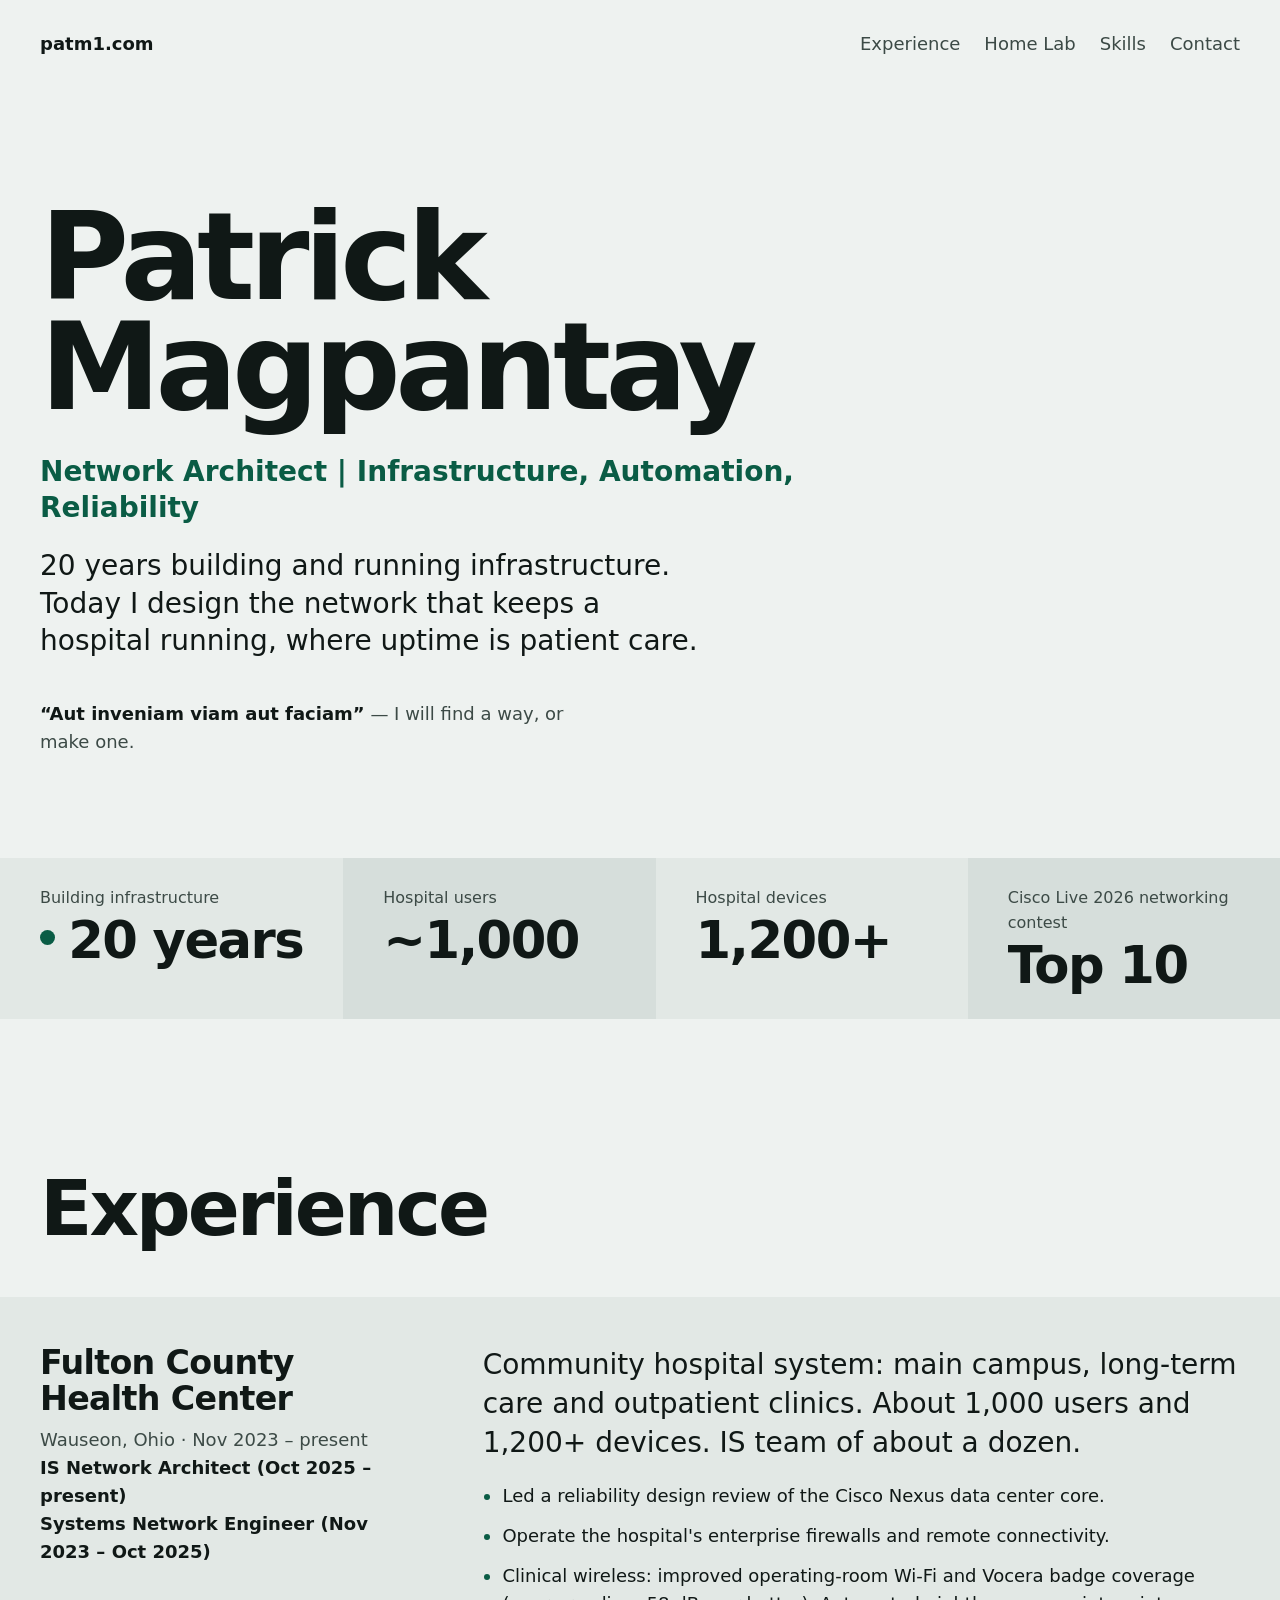
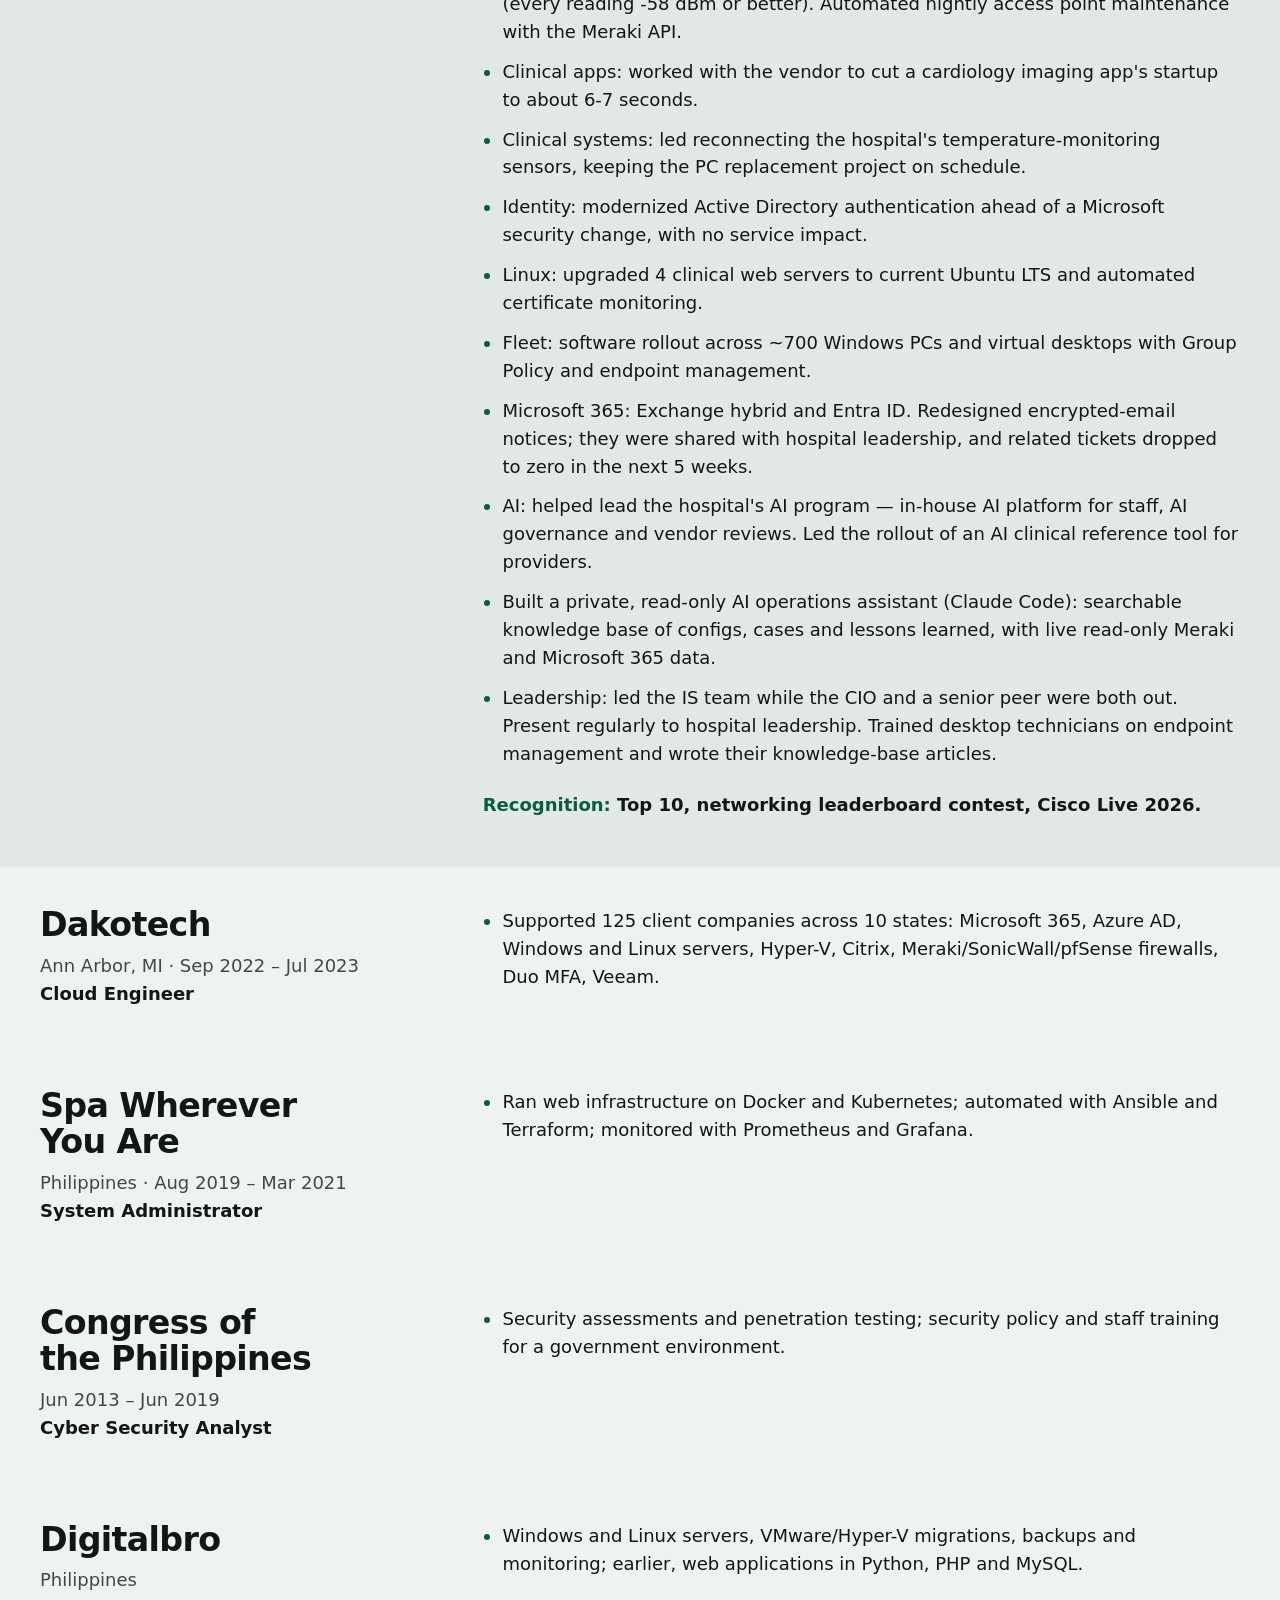
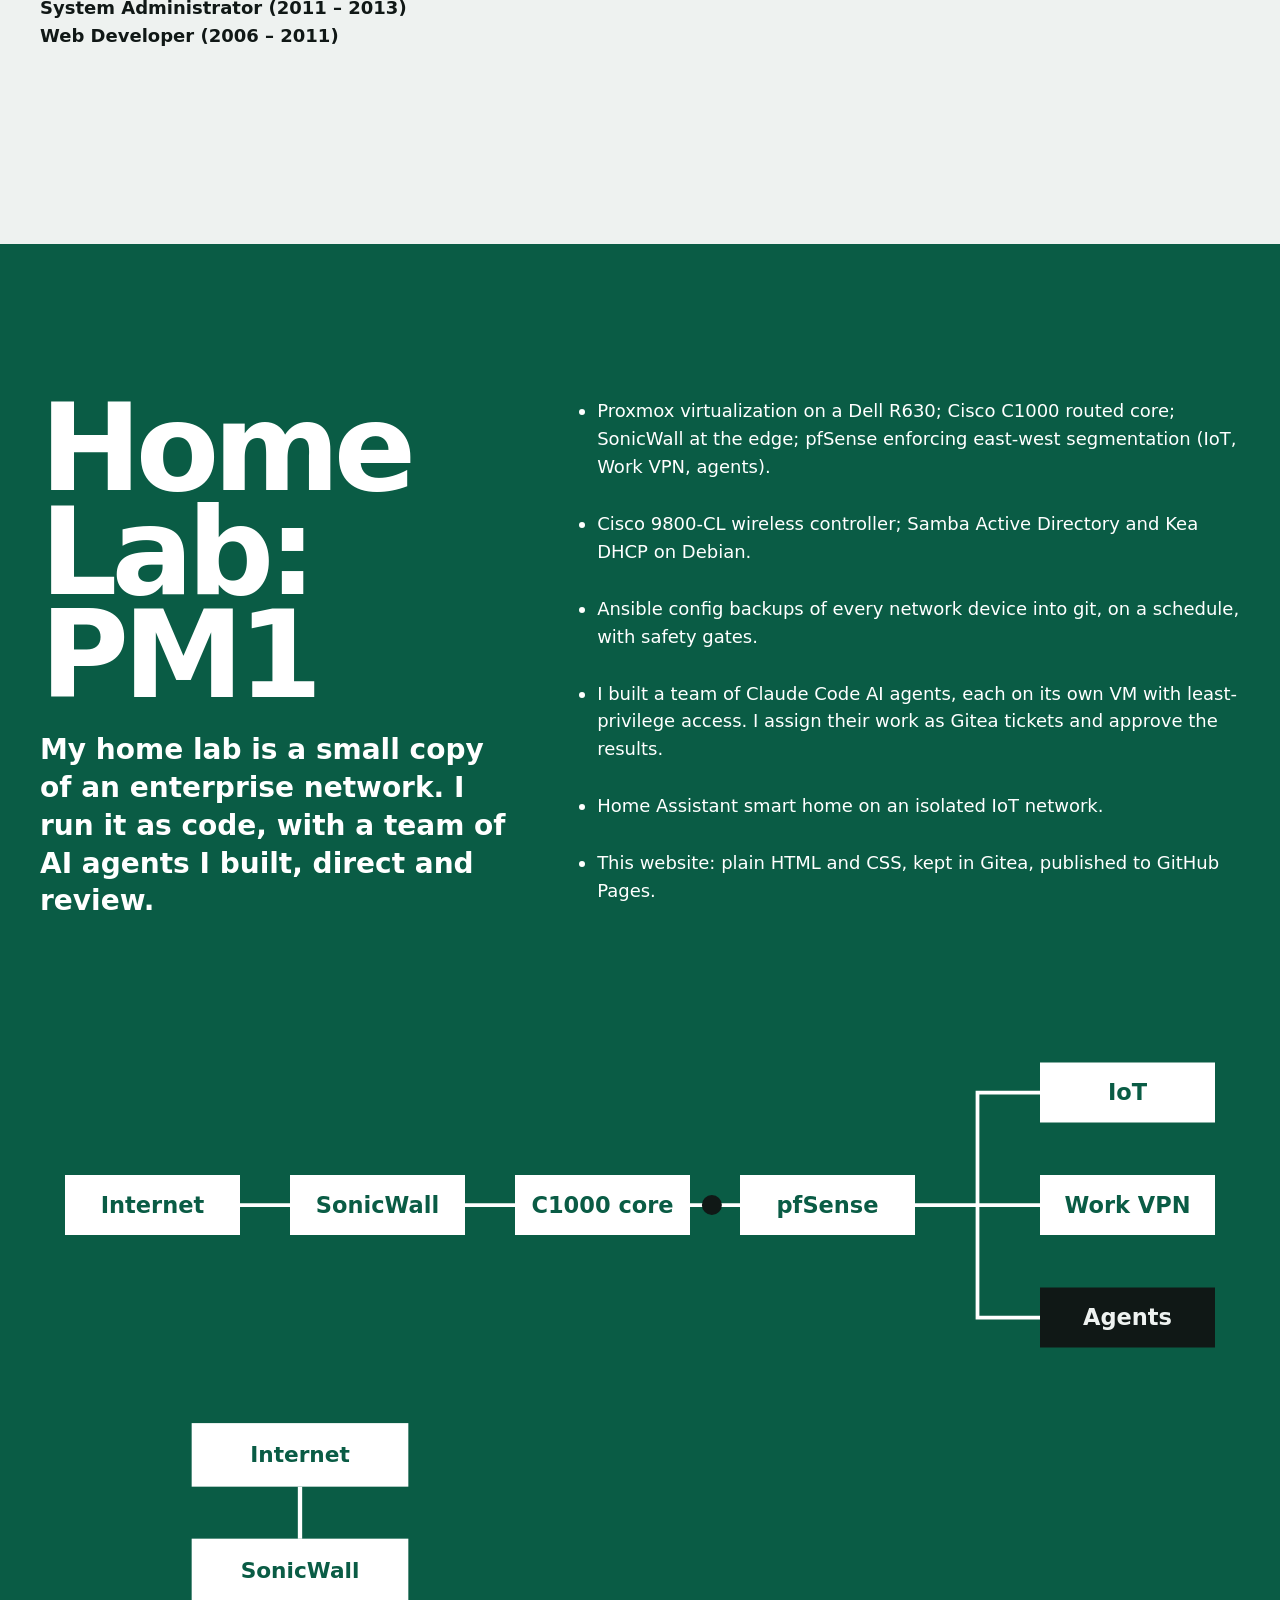
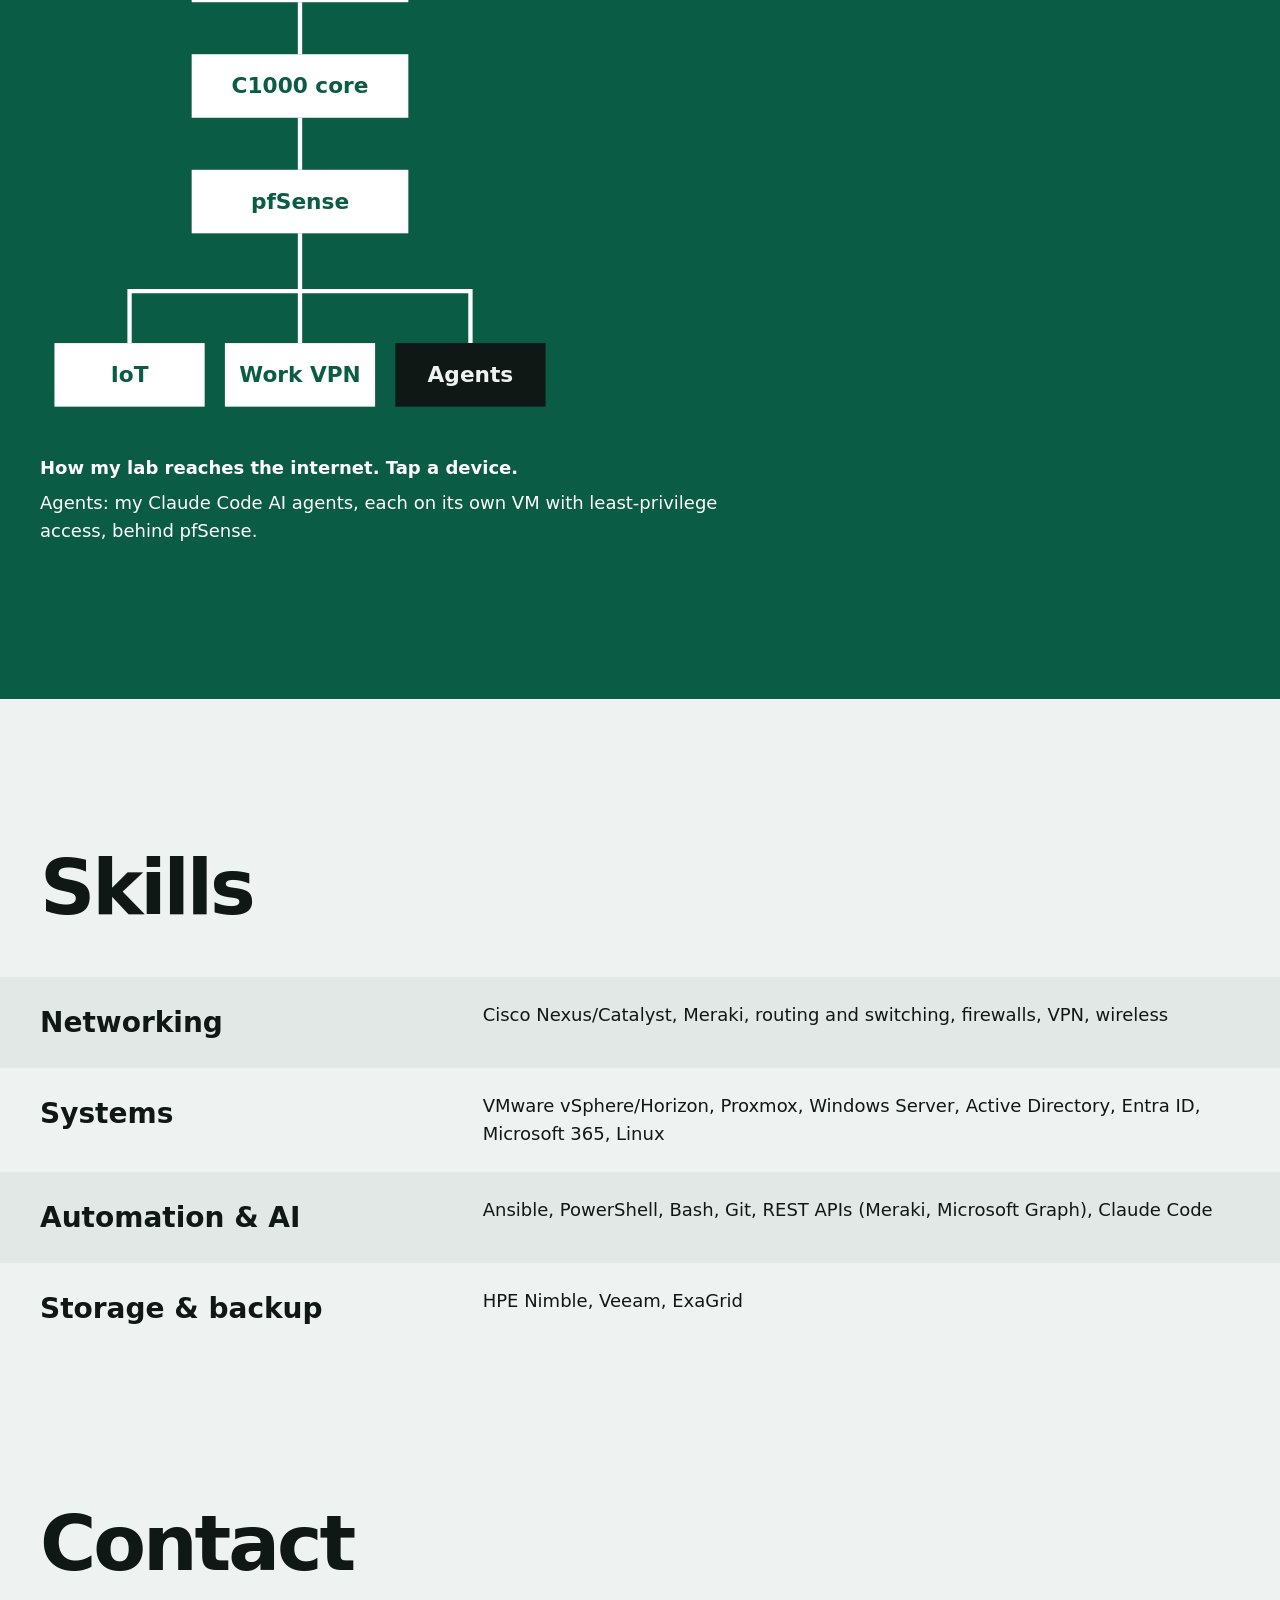
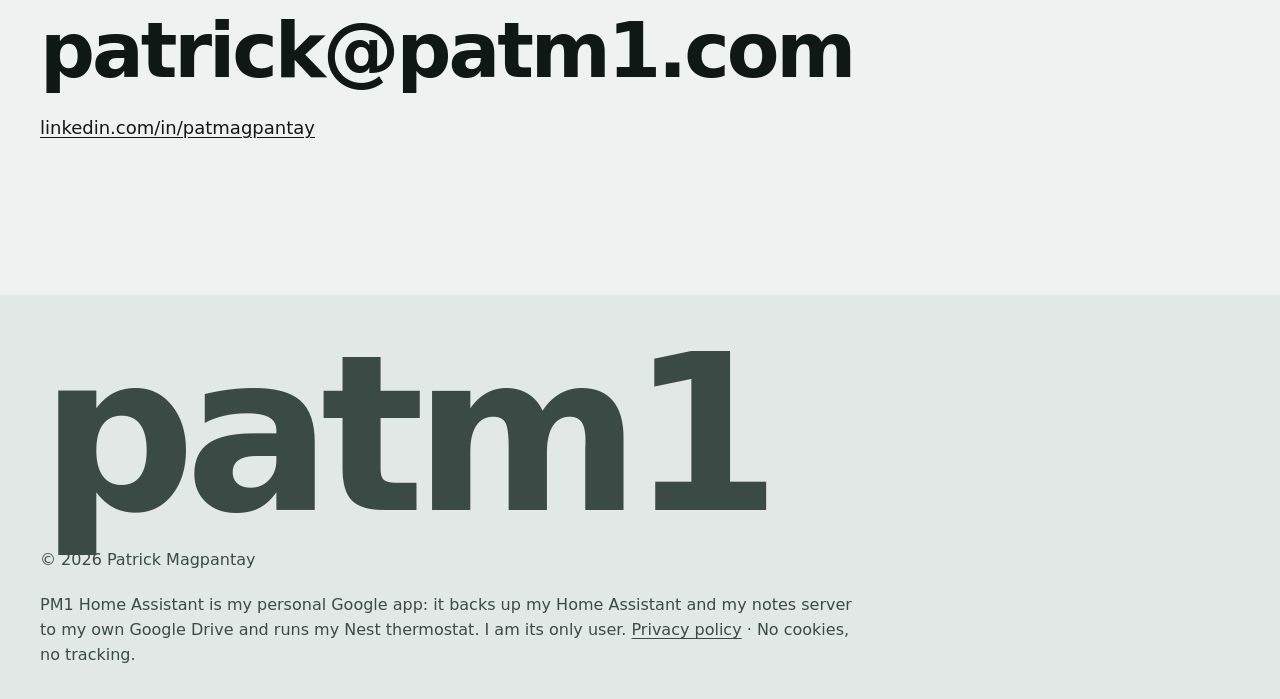
<file: index.html>
<!doctype html>
<html lang="en">
<head>
<meta charset="utf-8">
<meta name="viewport" content="width=device-width, initial-scale=1">
<title>Patrick Magpantay · Network Architect</title>
<meta name="description" content="Patrick Magpantay, Network Architect: infrastructure, automation and reliability.">
<meta name="color-scheme" content="light dark">
<meta name="theme-color" content="#eef2f0" media="(prefers-color-scheme: light)">
<meta name="theme-color" content="#0b0f0e" media="(prefers-color-scheme: dark)">
<link rel="canonical" href="https://patm1.com/">
<link rel="icon" href="/favicon.svg" type="image/svg+xml">
<meta property="og:type" content="profile">
<meta property="og:url" content="https://patm1.com/">
<meta property="og:title" content="Patrick Magpantay · Network Architect">
<meta property="og:description" content="Patrick Magpantay, Network Architect: infrastructure, automation and reliability.">
<link rel="stylesheet" href="/site.css">
<script src="/map.js" defer></script>
</head>
<body>
<a class="skip" href="#main">Skip to content</a>
<header class="wrap bar">
  <a class="mark" href="/">patm1.com</a>
  <nav aria-label="Main">
    <a href="#experience">Experience</a>
    <a href="#lab">Home Lab</a>
    <a href="#skills">Skills</a>
    <a href="#contact">Contact</a>
  </nav>
</header>

<main id="main">
  <section id="home" aria-label="Home">
    <div class="wrap hero">
      <h1>Patrick Magpantay</h1>
      <p class="role">Network Architect | Infrastructure, Automation, Reliability</p>
      <p class="lead">20 years building and running infrastructure. Today I design the network that keeps a hospital running, where uptime is patient care.</p>
      <blockquote><b lang="la">“Aut inveniam viam aut faciam”</b> — I will find a way, or make one.</blockquote>
    </div>
    <div class="status">
      <dl class="wrap">
        <div><dt>Building infrastructure</dt><dd><span aria-hidden="true"></span>20 years</dd></div>
        <div><dt>Hospital users</dt><dd>~1,000</dd></div>
        <div><dt>Hospital devices</dt><dd>1,200+</dd></div>
        <div><dt>Cisco Live 2026 networking contest</dt><dd>Top 10</dd></div>
      </dl>
    </div>
  </section>

  <section class="section" id="experience" aria-labelledby="experience-title">
    <div class="wrap">
      <h2 id="experience-title">Experience</h2>

      <article class="job lead-job">
        <div>
          <h3>Fulton County Health Center</h3>
          <p class="meta">Wauseon, Ohio · Nov 2023 – present
            <strong>IS Network Architect (Oct 2025 – present)</strong>
            <strong>Systems Network Engineer (Nov 2023 – Oct 2025)</strong></p>
        </div>
        <div>
          <p class="scope">Community hospital system: main campus, long-term care and outpatient clinics. About 1,000 users and 1,200+ devices. IS team of about a dozen.</p>
          <ul>
            <li>Led a reliability design review of the Cisco Nexus data center core.</li>
            <li>Operate the hospital's enterprise firewalls and remote connectivity.</li>
            <li>Clinical wireless: improved operating-room Wi-Fi and Vocera badge coverage (every reading -58 dBm or better). Automated nightly access point maintenance with the Meraki API.</li>
            <li>Clinical apps: worked with the vendor to cut a cardiology imaging app's startup to about 6-7 seconds.</li>
            <li>Clinical systems: led reconnecting the hospital's temperature-monitoring sensors, keeping the PC replacement project on schedule.</li>
            <li>Identity: modernized Active Directory authentication ahead of a Microsoft security change, with no service impact.</li>
            <li>Linux: upgraded 4 clinical web servers to current Ubuntu LTS and automated certificate monitoring.</li>
            <li>Fleet: software rollout across ~700 Windows PCs and virtual desktops with Group Policy and endpoint management.</li>
            <li>Microsoft 365: Exchange hybrid and Entra ID. Redesigned encrypted-email notices; they were shared with hospital leadership, and related tickets dropped to zero in the next 5 weeks.</li>
            <li>AI: helped lead the hospital's AI program — in-house AI platform for staff, AI governance and vendor reviews. Led the rollout of an AI clinical reference tool for providers.</li>
            <li>Built a private, read-only AI operations assistant (Claude Code): searchable knowledge base of configs, cases and lessons learned, with live read-only Meraki and Microsoft 365 data.</li>
            <li>Leadership: led the IS team while the CIO and a senior peer were both out. Present regularly to hospital leadership. Trained desktop technicians on endpoint management and wrote their knowledge-base articles.</li>
          </ul>
          <p class="award"><span>Recognition:</span> Top 10, networking leaderboard contest, Cisco Live 2026.</p>
        </div>
      </article>

      <article class="job">
        <div>
          <h3>Dakotech</h3>
          <p class="meta">Ann Arbor, MI · Sep 2022 – Jul 2023<strong>Cloud Engineer</strong></p>
        </div>
        <ul>
          <li>Supported 125 client companies across 10 states: Microsoft 365, Azure AD, Windows and Linux servers, Hyper-V, Citrix, Meraki/SonicWall/pfSense firewalls, Duo MFA, Veeam.</li>
        </ul>
      </article>

      <article class="job">
        <div>
          <h3>Spa Wherever You Are</h3>
          <p class="meta">Philippines · Aug 2019 – Mar 2021<strong>System Administrator</strong></p>
        </div>
        <ul>
          <li>Ran web infrastructure on Docker and Kubernetes; automated with Ansible and Terraform; monitored with Prometheus and Grafana.</li>
        </ul>
      </article>

      <article class="job">
        <div>
          <h3>Congress of the Philippines</h3>
          <p class="meta">Jun 2013 – Jun 2019<strong>Cyber Security Analyst</strong></p>
        </div>
        <ul>
          <li>Security assessments and penetration testing; security policy and staff training for a government environment.</li>
        </ul>
      </article>

      <article class="job">
        <div>
          <h3>Digitalbro</h3>
          <p class="meta">Philippines<strong>System Administrator (2011 – 2013)</strong><strong>Web Developer (2006 – 2011)</strong></p>
        </div>
        <ul>
          <li>Windows and Linux servers, VMware/Hyper-V migrations, backups and monitoring; earlier, web applications in Python, PHP and MySQL.</li>
        </ul>
      </article>
    </div>
  </section>

  <section class="lab" id="lab" aria-labelledby="lab-title">
    <div class="wrap grid">
      <div>
        <h2 id="lab-title">Home Lab: PM1</h2>
        <p class="lead">My home lab is a small copy of an enterprise network. I run it as code, with a team of AI agents I built, direct and review.</p>
      </div>
      <ul>
        <li>Proxmox virtualization on a Dell R630; Cisco C1000 routed core; SonicWall at the edge; pfSense enforcing east-west segmentation (IoT, Work VPN, agents).</li>
        <li>Cisco 9800-CL wireless controller; Samba Active Directory and Kea DHCP on Debian.</li>
        <li>Ansible config backups of every network device into git, on a schedule, with safety gates.</li>
        <li>I built a team of Claude Code AI agents, each on its own VM with least-privilege access. I assign their work as Gitea tickets and approve the results.</li>
        <li>Home Assistant smart home on an isolated IoT network.</li>
        <li>This website: plain HTML and CSS, kept in Gitea, published to GitHub Pages.</li>
      </ul>
    </div>
    <div class="wrap">
      <figure class="map" data-map>
        <svg class="map-wide" viewBox="0 0 960 312" role="img" aria-labelledby="map-title map-desc">
          <title id="map-title">Home lab network map</title>
          <desc id="map-desc">Outbound path from the Agents segment through pfSense, the Cisco C1000 routed core and SonicWall at the edge to the internet. pfSense enforces the IoT, Work VPN and Agents segments.</desc>
          <g class="links">
            <path d="M160 156 H200 M340 156 H380 M520 156 H560 M700 156 H750 V66 H800 M750 156 H800 M750 156 V246 H800"/>
          </g>
          <path class="route" d="M870 246 H750 V156 H90"/>
          <g class="node" data-node="internet"><rect x="20" y="132" width="140" height="48"/><text x="90" y="162">Internet</text></g>
          <g class="node" data-node="sonicwall"><rect x="200" y="132" width="140" height="48"/><text x="270" y="162">SonicWall</text></g>
          <g class="node" data-node="core"><rect x="380" y="132" width="140" height="48"/><text x="450" y="162">C1000 core</text></g>
          <g class="node" data-node="pfsense"><rect x="560" y="132" width="140" height="48"/><text x="630" y="162">pfSense</text></g>
          <g class="node" data-node="iot"><rect x="800" y="42" width="140" height="48"/><text x="870" y="72">IoT</text></g>
          <g class="node" data-node="work"><rect x="800" y="132" width="140" height="48"/><text x="870" y="162">Work VPN</text></g>
          <g class="node" data-node="agents"><rect x="800" y="222" width="140" height="48"/><text x="870" y="252">Agents</text></g>
        </svg>
        <svg class="map-tall" viewBox="0 0 360 436" role="img" aria-labelledby="map-title-tall map-desc-tall">
          <title id="map-title-tall">Home lab network map</title>
          <desc id="map-desc-tall">Outbound path from the Agents segment through pfSense, the Cisco C1000 routed core and SonicWall at the edge to the internet. pfSense enforces the IoT, Work VPN and Agents segments.</desc>
          <g class="links">
            <path d="M180 60 V96 M180 140 V176 M180 220 V256 M180 300 V340 H62 V376 M180 340 V376 M180 340 H298 V376"/>
          </g>
          <path class="route" d="M298 398 V340 H180 V38"/>
          <g class="node" data-node="internet"><rect x="105" y="16" width="150" height="44"/><text x="180" y="43">Internet</text></g>
          <g class="node" data-node="sonicwall"><rect x="105" y="96" width="150" height="44"/><text x="180" y="123">SonicWall</text></g>
          <g class="node" data-node="core"><rect x="105" y="176" width="150" height="44"/><text x="180" y="203">C1000 core</text></g>
          <g class="node" data-node="pfsense"><rect x="105" y="256" width="150" height="44"/><text x="180" y="283">pfSense</text></g>
          <g class="node" data-node="iot"><rect x="10" y="376" width="104" height="44"/><text x="62" y="403">IoT</text></g>
          <g class="node" data-node="work"><rect x="128" y="376" width="104" height="44"/><text x="180" y="403">Work VPN</text></g>
          <g class="node" data-node="agents"><rect x="246" y="376" width="104" height="44"/><text x="298" y="403">Agents</text></g>
        </svg>
        <figcaption>How my lab reaches the internet. Tap a device.</figcaption>
        <p class="map-info" aria-live="polite" data-map-info></p>
      </figure>
    </div>
  </section>

  <section class="section skills" id="skills" aria-labelledby="skills-title">
    <div class="wrap">
      <h2 id="skills-title">Skills</h2>
      <dl>
        <div class="row"><dt>Networking</dt><dd>Cisco Nexus/Catalyst, Meraki, routing and switching, firewalls, VPN, wireless</dd></div>
        <div class="row"><dt>Systems</dt><dd>VMware vSphere/Horizon, Proxmox, Windows Server, Active Directory, Entra ID, Microsoft 365, Linux</dd></div>
        <div class="row"><dt>Automation &amp; AI</dt><dd>Ansible, PowerShell, Bash, Git, REST APIs (Meraki, Microsoft Graph), Claude Code</dd></div>
        <div class="row"><dt>Storage &amp; backup</dt><dd>HPE Nimble, Veeam, ExaGrid</dd></div>
      </dl>
    </div>
  </section>

  <section class="contact" id="contact" aria-labelledby="contact-title">
    <div class="wrap">
      <h2 id="contact-title">Contact</h2>
      <a class="mail" href="mailto:patrick@patm1.com">patrick@patm1.com</a>
      <p><a href="https://www.linkedin.com/in/patmagpantay">linkedin.com/in/patmagpantay</a></p>
    </div>
  </section>
</main>

<footer class="close" id="app">
  <div class="wrap">
    <p class="name">patm1</p>
    <p>© 2026 Patrick Magpantay</p>
    <p>PM1 Home Assistant is my personal Google app: it backs up my Home Assistant and my notes server to my own Google Drive and runs my Nest thermostat. I am its only user. <a href="/privacy.html">Privacy policy</a> · No cookies, no tracking.</p>
  </div>
</footer>
<script src="/motion.js"></script>
</body>
</html>
</file>
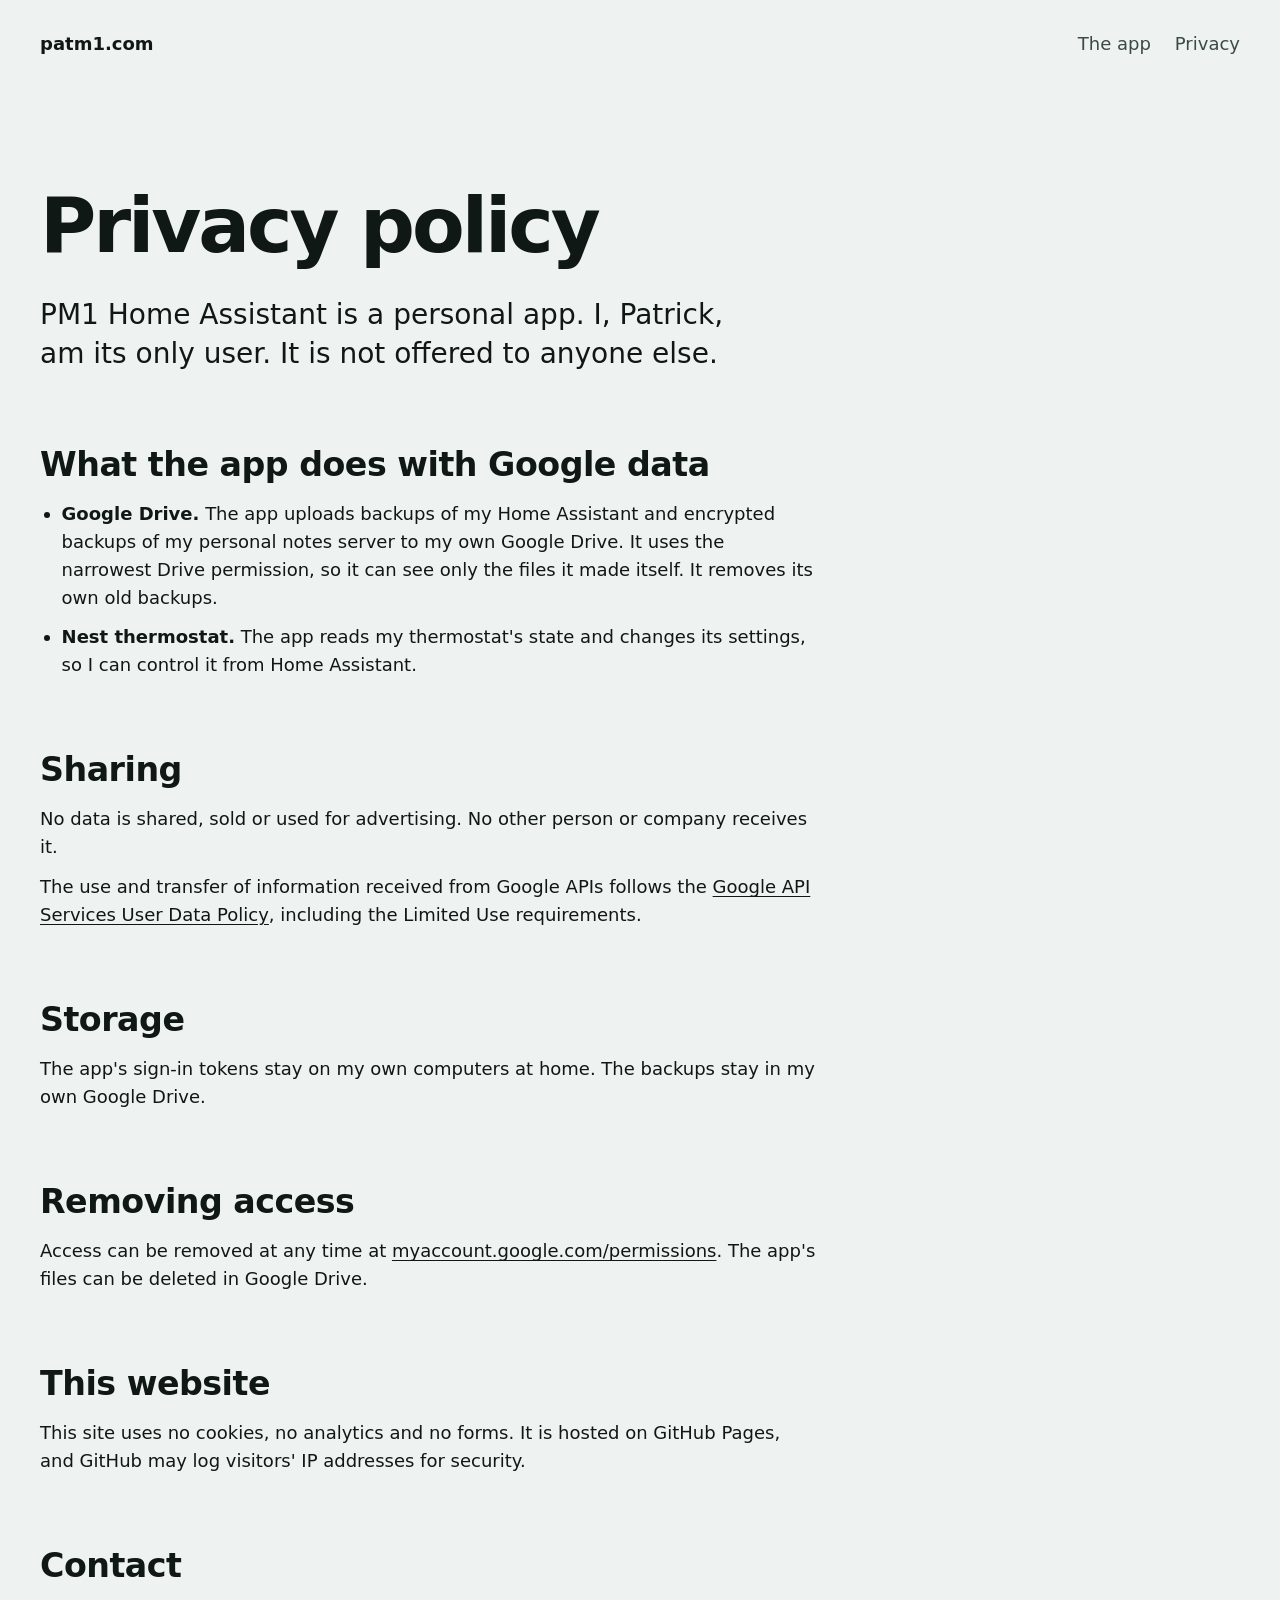
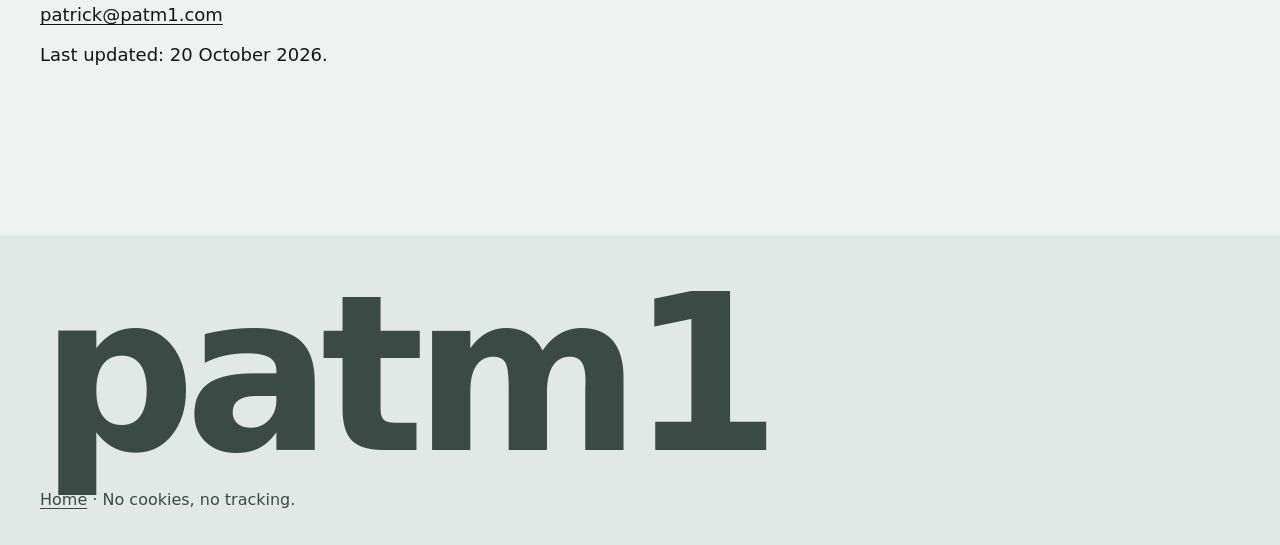
<file: privacy.html>
<!doctype html>
<html lang="en">
<head>
<meta charset="utf-8">
<meta name="viewport" content="width=device-width, initial-scale=1">
<title>Privacy policy · PM1 Home Assistant</title>
<meta name="description" content="Privacy policy for PM1 Home Assistant, a personal Google app used only by Patrick.">
<meta name="color-scheme" content="light dark">
<meta name="theme-color" content="#eef2f0" media="(prefers-color-scheme: light)">
<meta name="theme-color" content="#0b0f0e" media="(prefers-color-scheme: dark)">
<link rel="canonical" href="https://patm1.com/privacy.html">
<link rel="icon" href="/favicon.svg" type="image/svg+xml">
<link rel="stylesheet" href="/site.css">
</head>
<body>
<a class="skip" href="#main">Skip to content</a>
<header class="wrap bar">
  <a class="mark" href="/">patm1.com</a>
  <nav aria-label="Main">
    <a href="/#app">The app</a>
    <a href="/privacy.html" aria-current="page">Privacy</a>
  </nav>
</header>

<main class="wrap doc" id="main">
  <h1>Privacy policy</h1>
  <p class="lead">PM1 Home Assistant is a personal app. I, Patrick, am its only user. It is not offered to anyone else.</p>

  <section aria-labelledby="what">
    <h2 id="what">What the app does with Google data</h2>
    <ul>
      <li><strong>Google Drive.</strong> The app uploads backups of my Home Assistant and encrypted backups of my personal notes server to my own Google Drive. It uses the narrowest Drive permission, so it can see only the files it made itself. It removes its own old backups.</li>
      <li><strong>Nest thermostat.</strong> The app reads my thermostat's state and changes its settings, so I can control it from Home Assistant.</li>
    </ul>
  </section>

  <section aria-labelledby="share">
    <h2 id="share">Sharing</h2>
    <p>No data is shared, sold or used for advertising. No other person or company receives it.</p>
    <p>The use and transfer of information received from Google APIs follows the <a href="https://developers.google.com/terms/api-services-user-data-policy">Google API Services User Data Policy</a>, including the Limited Use requirements.</p>
  </section>

  <section aria-labelledby="store">
    <h2 id="store">Storage</h2>
    <p>The app's sign-in tokens stay on my own computers at home. The backups stay in my own Google Drive.</p>
  </section>

  <section aria-labelledby="remove">
    <h2 id="remove">Removing access</h2>
    <p>Access can be removed at any time at <a href="https://myaccount.google.com/permissions">myaccount.google.com/permissions</a>. The app's files can be deleted in Google Drive.</p>
  </section>

  <section aria-labelledby="site">
    <h2 id="site">This website</h2>
    <p>This site uses no cookies, no analytics and no forms. It is hosted on GitHub Pages, and GitHub may log visitors' IP addresses for security.</p>
  </section>

  <section aria-labelledby="contact">
    <h2 id="contact">Contact</h2>
    <p><a href="mailto:patrick@patm1.com">patrick@patm1.com</a></p>
    <p>Last updated: 20 October 2026.</p>
  </section>
</main>

<footer class="close">
  <div class="wrap">
    <p class="name">patm1</p>
    <p><a href="/">Home</a> · No cookies, no tracking.</p>
  </div>
</footer>
</body>
</html>
</file>
<file: site.css>
/* patm1.com, every page. One typeface (the system face), one ground, one ink, one accent.
   Light by default; dark when the visitor's device asks for it. */
:root {
  color-scheme: light dark;
  --ground: #eef2f0;
  --surface: #e2e8e5;
  --surface-2: #d6dedb;
  --ink: #101816;
  --ink-2: #3c4a46;
  --accent: #0a5c45;
  --on-accent: #ffffff;
  --margin: clamp(16px, 4vw, 40px);
  --gap: clamp(96px, 12vw, 192px);
  --face: system-ui, -apple-system, "Segoe UI", Roboto, "Helvetica Neue", Arial, sans-serif;
  /* The type scale: every size on the site is one of these. */
  --small: 16px;
  --text: 18px;
  --statement: clamp(20px, 2.2vw, 28px);
  --title: clamp(24px, 2.6vw, 34px);
  --figure: clamp(32px, 4vw, 56px);
  --display: clamp(36px, 6vw, 96px);
  --hero: clamp(48px, 9.5vw, 156px);
}
@media (prefers-color-scheme: dark) {
  :root {
    --ground: #0b0f0e;
    --surface: #121917;
    --surface-2: #19221f;
    --ink: #e7eeeb;
    --ink-2: #a3b1ac;
    --accent: #37d391;
    --on-accent: #06110c;
  }
}

*, *::before, *::after { box-sizing: border-box; }
html { -webkit-text-size-adjust: 100%; scroll-behavior: smooth; }
@media (prefers-reduced-motion: reduce) { html { scroll-behavior: auto; } }
body {
  margin: 0;
  background: var(--ground);
  color: var(--ink);
  font: 400 var(--text)/1.55 var(--face);
  font-variant-numeric: tabular-nums;
}
a { color: inherit; text-underline-offset: 0.18em; }
a:hover { color: var(--accent); }
:focus-visible { outline: 3px solid var(--accent); outline-offset: 3px; }
h1, h2, h3 { margin: 0; font-weight: 800; text-wrap: balance; }

.wrap { padding-inline: var(--margin); max-width: 1440px; margin-inline: auto; }

/* Skip link: hidden until a keyboard user tabs to it. */
.skip { position: absolute; left: var(--margin); top: -100px; padding: 12px 16px; background: var(--accent); color: var(--on-accent); font-weight: 700; text-decoration: none; }
.skip:focus { top: 12px; }
.skip:hover { color: var(--on-accent); }

/* The bar: wordmark, four links. */
.bar { display: flex; flex-wrap: wrap; justify-content: space-between; align-items: baseline; gap: 12px 24px; padding-block: 24px; }
.bar .mark { font-weight: 800; text-decoration: none; }
.bar nav { display: flex; flex-wrap: wrap; gap: 8px 24px; }
@media (max-width: 480px) { .bar nav { gap: 8px 16px; } }
.bar nav a { text-decoration: none; color: var(--ink-2); padding-block: 6px; }
.bar nav a:hover { color: var(--accent); }

/* First screen: the name, the role, the sentence, then the figures as a status band. */
.hero { padding-block: clamp(48px, 9vw, 128px) 0; }
.hero h1 { font-size: var(--hero); line-height: 0.9; letter-spacing: -0.045em; max-width: 9ch; }
.hero .role { margin: 32px 0 0; font-size: var(--statement); line-height: 1.3; font-weight: 700; color: var(--accent); max-width: 40ch; }
.hero .lead { margin: 20px 0 0; font-size: var(--statement); line-height: 1.35; max-width: 38ch; }
.hero blockquote { margin: 40px 0 0; color: var(--ink-2); max-width: 46ch; }
.hero blockquote b { color: var(--ink); font-weight: 700; }

.status { margin-top: clamp(56px, 8vw, 112px); background: var(--surface); }
.status dl { margin: 0; padding-inline: 0; display: grid; grid-template-columns: repeat(2, 1fr); }
@media (min-width: 900px) { .status dl { grid-template-columns: repeat(4, 1fr); } }
.status div { padding: 28px var(--margin); }
.status div:nth-child(even) { background: var(--surface-2); }
.status dt { color: var(--ink-2); font-size: var(--small); }
.status dd { white-space: nowrap; margin: 4px 0 0; font-size: var(--figure); line-height: 1; font-weight: 800; letter-spacing: -0.03em; }
.status dd span { display: inline-block; width: 0.3em; height: 0.3em; margin-right: 0.25em; vertical-align: 0.25em; background: var(--accent); border-radius: 50%; }

/* Section headings. */
.section { padding-block: var(--gap) 0; }
.section > .wrap > h2 { font-size: var(--display); line-height: 0.95; letter-spacing: -0.04em; margin-bottom: clamp(32px, 4vw, 56px); }

/* Experience: the role on the left, the work on the right. */
.job { display: grid; gap: 16px 64px; grid-template-columns: 1fr; padding-block: 40px; }
@media (min-width: 960px) { .job { grid-template-columns: 4fr 8fr; } }
.job h3 { font-size: var(--title); line-height: 1.1; letter-spacing: -0.02em; }
.job .meta { margin: 8px 0 0; color: var(--ink-2); }
.job .meta strong { color: var(--ink); font-weight: 700; display: block; }
.job .scope { margin: 0 0 20px; font-size: var(--statement); line-height: 1.4; max-width: 46ch; }
.job ul { margin: 0; padding-left: 1.1em; display: grid; gap: 12px; max-width: 72ch; }
.job li::marker { color: var(--accent); }
.job.lead-job { background: var(--surface); margin-inline: calc(var(--margin) * -1); padding-inline: var(--margin); padding-block: 48px; }
.award { margin: 24px 0 0; font-weight: 700; }
.award span { color: var(--accent); }

/* Home lab: a field of the accent colour. */
.lab { margin-top: var(--gap); background: var(--accent); color: var(--on-accent); padding-block: var(--gap); }
.lab .grid { display: grid; gap: 32px 64px; grid-template-columns: 1fr; }
@media (min-width: 960px) { .lab .grid { grid-template-columns: 5fr 7fr; } }
.lab h2 { font-size: var(--hero); line-height: 0.85; letter-spacing: -0.05em; }
.lab .lead { margin: 24px 0 0; font-size: var(--statement); line-height: 1.35; font-weight: 700; max-width: 26ch; }
.lab ul { margin: 0; padding-left: 1.1em; display: grid; gap: 14px; }
.lab a { color: inherit; }
.lab :focus-visible { outline-color: var(--on-accent); }

/* Network map: drawn in the field's own two colours. Wide on desktop, tall on a phone. */
.map { margin: clamp(56px, 7vw, 96px) 0 0; }
.map svg { display: block; width: 100%; height: auto; }
.map-wide { display: none; }
.map-tall { max-width: 520px; }
@media (min-width: 960px) { .map-wide { display: block; } .map-tall { display: none; } }
.map .links path { fill: none; stroke: var(--on-accent); stroke-width: 3; }
.map .route { fill: none; stroke: none; }
.map .node rect { fill: var(--on-accent); }
.map .node text { fill: var(--accent); font: 700 18px var(--face); text-anchor: middle; }
.map-tall .node text { font-size: 15px; }
.map .packet { fill: var(--ink); }
.map[data-live] .node { cursor: pointer; }
.map .node:focus { outline: none; }
.map .node:focus-visible rect { stroke: var(--ink); stroke-width: 4; }
.map .node.is-on rect, .map[data-live] .node:hover rect { fill: var(--ink); }
.map .node.is-on text, .map[data-live] .node:hover text { fill: var(--ground); }
.map figcaption { margin-top: 24px; font-weight: 700; }
.map-info { margin: 8px 0 0; min-height: 3.1em; max-width: 60ch; }

/* Skills: four rows, the area on the left. */
.skills dl { margin: 0; display: grid; gap: 0; }
.skills .row { display: grid; grid-template-columns: 1fr; gap: 4px 64px; padding: 24px var(--margin); margin-inline: calc(var(--margin) * -1); }
.skills .row:nth-child(odd) { background: var(--surface); }
@media (min-width: 960px) { .skills .row { grid-template-columns: 4fr 8fr; } }
.skills dt { font-weight: 800; font-size: var(--statement); }
.skills dd { margin: 0; }

/* Contact: the address set large. */
.contact h2 { font-size: var(--display); line-height: 0.95; letter-spacing: -0.04em; margin-bottom: 32px; }
.contact { padding-block: var(--gap); }
.contact .mail { display: inline-block; max-width: 100%; overflow-wrap: anywhere; font-size: var(--display); line-height: 1; font-weight: 800; letter-spacing: -0.04em; text-decoration: none; transition: color 120ms ease; }
.contact .mail:hover { color: var(--accent); }
.contact p { margin: 24px 0 0; }
@media (prefers-reduced-motion: reduce) { .contact .mail { transition: none; } }

/* The close: the name at full width. */
.close { background: var(--surface); padding-block: 48px 32px; }
.close .name { margin: 0; font-size: clamp(64px, 17vw, 272px); line-height: 0.85; letter-spacing: -0.05em; font-weight: 800; }
.close p { margin: 20px 0 0; color: var(--ink-2); font-size: var(--small); max-width: 80ch; }

/* Privacy policy: a reading page. */
.doc { padding-block: clamp(48px, 8vw, 120px) var(--gap); }
.doc h1 { font-size: var(--display); line-height: 0.95; letter-spacing: -0.04em; }
.doc .lead { margin: 32px 0 0; font-size: var(--statement); line-height: 1.4; max-width: 40ch; }
.doc section { margin-top: 72px; max-width: 68ch; }
.doc h2 { margin: 0 0 16px; font-size: var(--title); line-height: 1.15; letter-spacing: -0.015em; }
.doc p, .doc li { margin: 0 0 12px; }
.doc ul { padding-left: 1.2em; margin: 0; }
</file>
